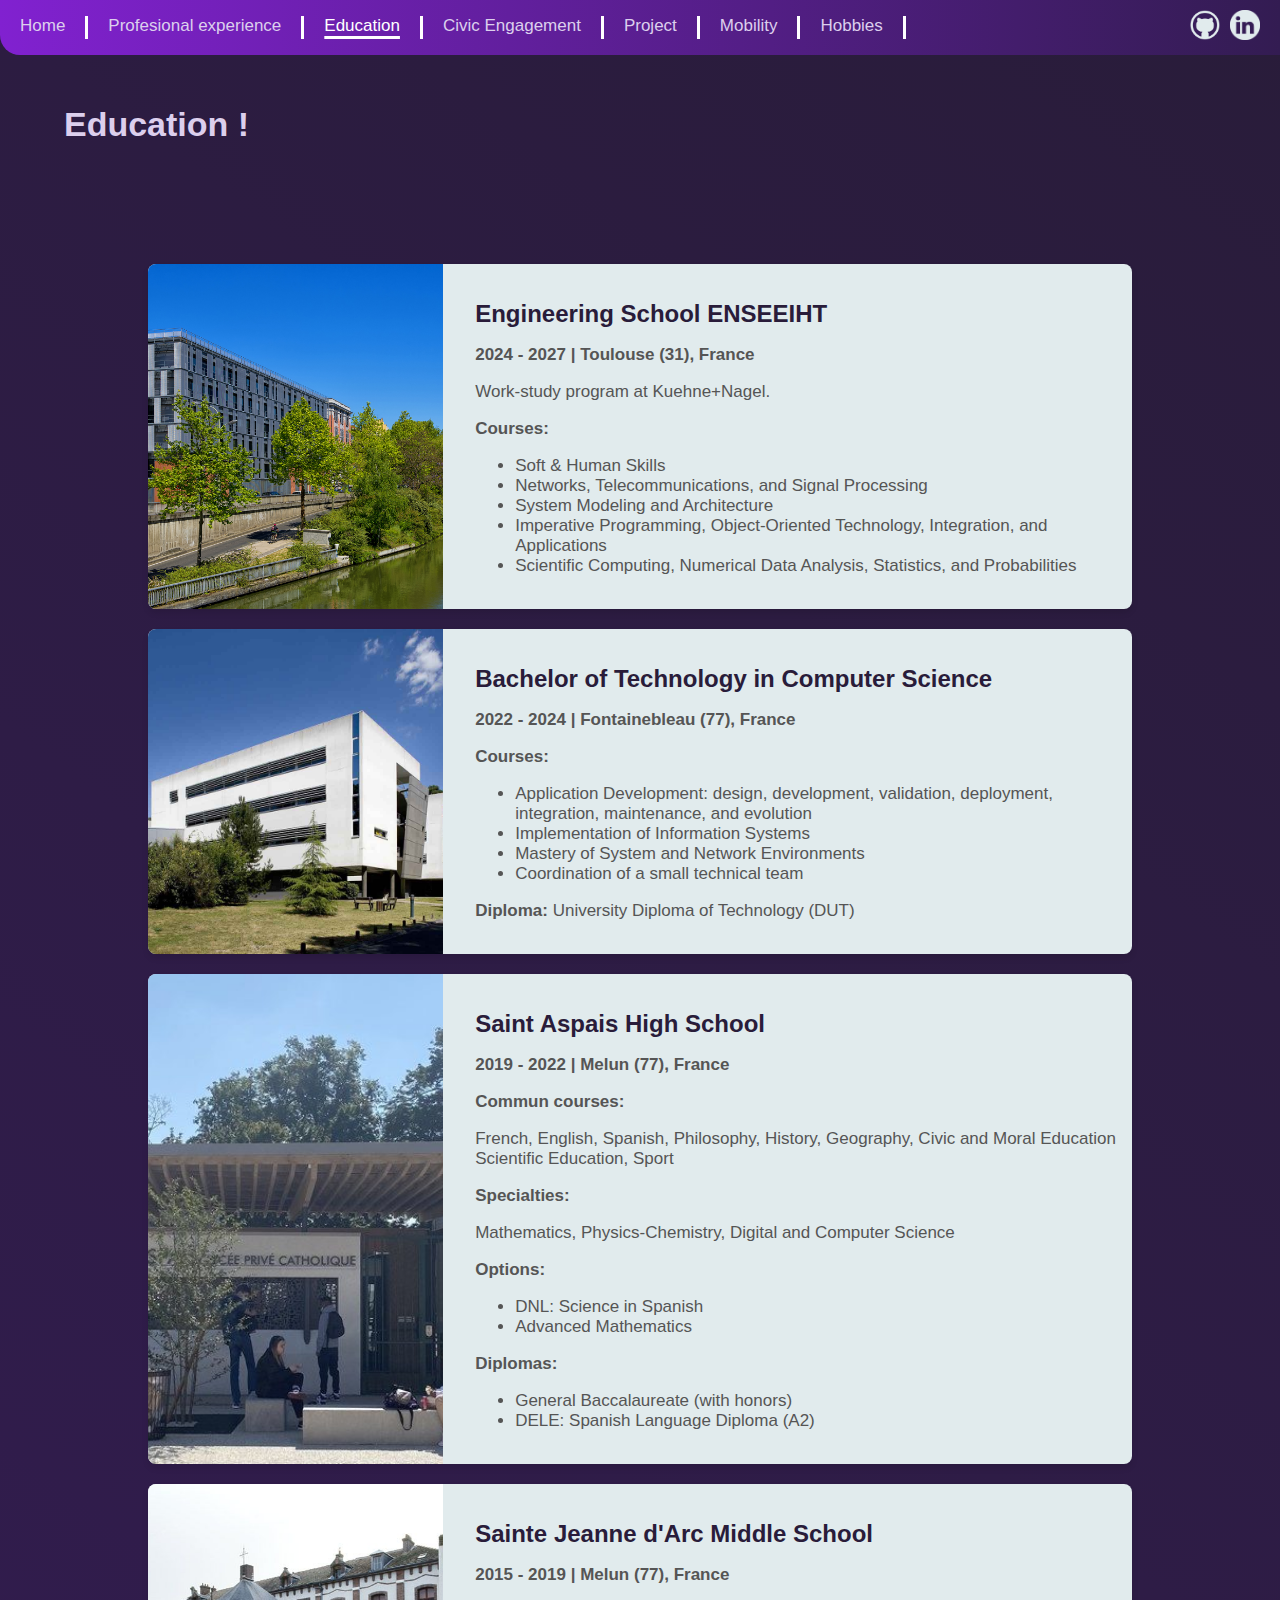
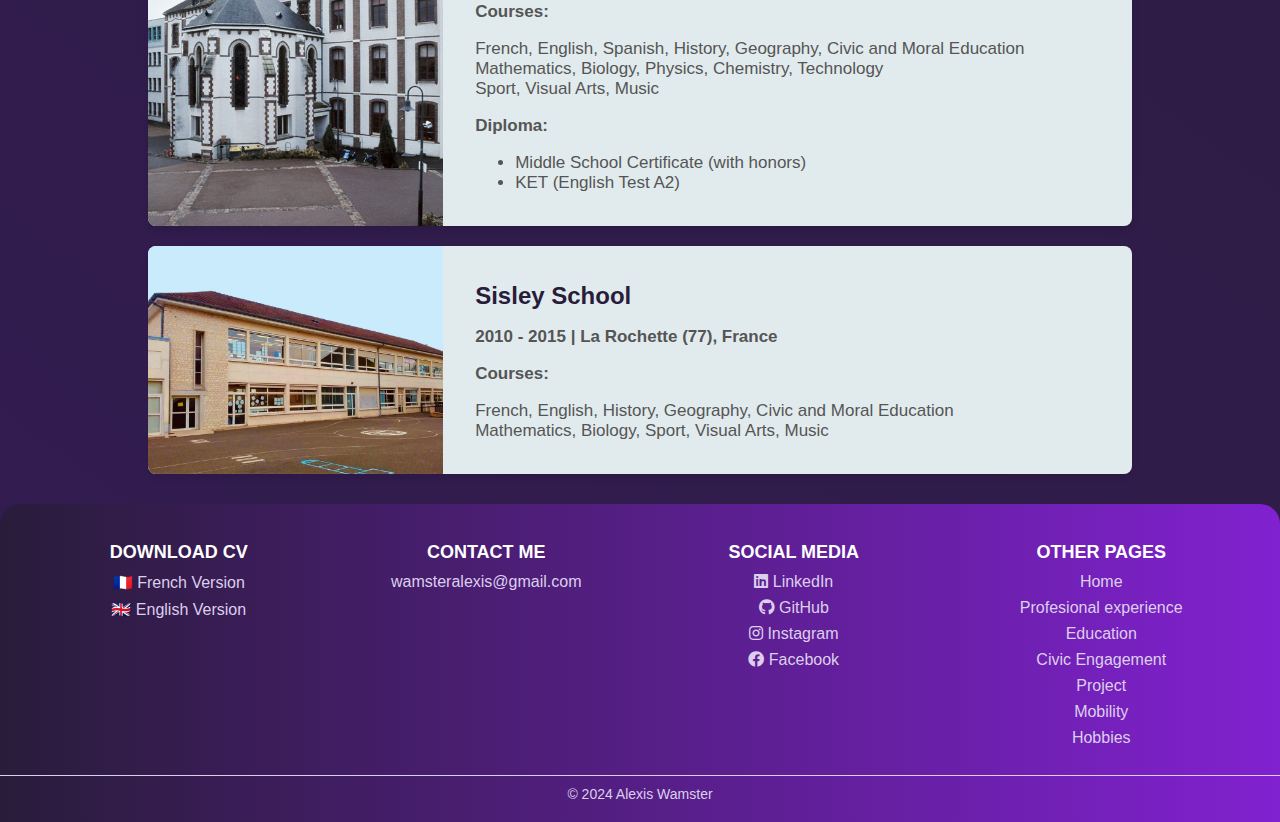
<file: html/education.html>
<!DOCTYPE html>
<html>
    <head>
        <title>Alexis Wamster</title>
        <link rel="stylesheet" href="../css/style.css">
        <link rel="stylesheet" href="../css/carte.css">
        <link rel="stylesheet" href="../css/footer.css">
        <link rel="stylesheet" href="https://cdnjs.cloudflare.com/ajax/libs/font-awesome/5.15.4/css/all.min.css">
    </head>
    <body>
        <nav class="a-navBarre">
            <nav class="a-flex">
                <a class="a-navLien" href="index.html">Home</a>
                <a class="a-navLien" href="experience.html">Profesional experience</a>
                <a class="a-navLien a-navLien-selection" href="education.html">Education</a>
                <a class="a-navLien" href="engagement.html">Civic Engagement</a>
                <a class="a-navLien" href="project.html">Project</a>
                <a class="a-navLien" href="mobility.html">Mobility</a>
                <a class="a-navLien" href="hobbies.html">Hobbies</a>
            </nav>
            <nav class="a-marginRight a-flex">
                <div><a href="https://github.com/Alexis-Wamster" target="blank">
                  <img class="a-logo" src="../src/logo_github.png">
                </a></div>
                <div><a href="https://www.linkedin.com/in/alexis-wamster-419ab528b/" target="blank">
                  <img class="a-logo" src="../src/logo_linkedin.png">
                </a></div>
            </nav>
        </nav>
        <h1 style="margin: 50px 0px 0px 5%;">Education !</h1>

        <div class="a-mainPage">
            <div class="project-card" data-flags="Education Engineering">
                <img src="../src/N7.jpg" alt="ENSEEIHT" class="card-image">
                <div class="card-content">
                    <h2 class="card-title">Engineering School ENSEEIHT</h2>
                    <p><strong>2024 - 2027 | Toulouse (31), France</strong></p>
                    <p>Work-study program at Kuehne+Nagel.</p>
                    <p><strong>Courses:</strong></p>
                    <ul>
                        <li>Soft & Human Skills</li>
                        <li>Networks, Telecommunications, and Signal Processing</li>
                        <li>System Modeling and Architecture</li>
                        <li>Imperative Programming, Object-Oriented Technology, Integration, and Applications</li>
                        <li>Scientific Computing, Numerical Data Analysis, Statistics, and Probabilities</li>
                    </ul>
                </div>
            </div>
            
            <div class="project-card">
                <img src="../src/iut.jpg" alt="BUT Informatique" class="card-image">
                <div class="card-content">
                    <h2 class="card-title">Bachelor of Technology in Computer Science</h2>
                    <p><strong>2022 - 2024 | Fontainebleau (77), France</strong></p>
                    <p><strong>Courses:</strong></p>
                    <ul>
                        <li>Application Development: design, development, validation, deployment, integration, maintenance, and evolution</li>
                        <li>Implementation of Information Systems</li>
                        <li>Mastery of System and Network Environments</li>
                        <li>Coordination of a small technical team</li>
                    </ul>
                    <p><strong>Diploma:</strong> University Diploma of Technology (DUT)</p>
                </div>
            </div>
            
            <div class="project-card">
                <img src="../src/lycee.jpeg" alt="Lycée Saint Aspais" class="card-image">
                <div class="card-content">
                    <h2 class="card-title">Saint Aspais High School</h2>
                    <p><strong>2019 - 2022 | Melun (77), France</strong></p>
                    <p><strong>Commun courses:</strong></p>
                    <p>
                        French, English, Spanish, Philosophy, History, Geography, Civic and Moral Education<br>
                        Scientific Education, Sport
                    <p>
                    <p><strong>Specialties:</strong></p>
                    <p>
                        Mathematics, Physics-Chemistry, Digital and Computer Science
                    <p>
                    <p><strong>Options:</strong></p>
                    <ul>
                        <li>DNL: Science in Spanish</li>
                        <li>Advanced Mathematics</li>
                    </ul>
                    <p><strong>Diplomas:</strong></p>
                    <ul>
                        <li>General Baccalaureate (with honors)</li>
                        <li>DELE: Spanish Language Diploma (A2)</li>
                    </ul>
                </div>
            </div>
            
            <div class="project-card">
                <img src="../src/college.jpg" alt="Collège Sainte Jeanne d'Arc" class="card-image">
                <div class="card-content">
                    <h2 class="card-title">Sainte Jeanne d'Arc Middle School</h2>
                    <p><strong>2015 - 2019 | Melun (77), France</strong></p>
                    <p><strong>Courses:</strong></p>
                    <p>French, English, Spanish, History, Geography, Civic and Moral Education<br>
                    Mathematics, Biology, Physics, Chemistry, Technology<br>
                    Sport, Visual Arts, Music</p>
                    </ul>
                    <p><strong>Diploma:</strong></p>
                    <ul>
                        <li>Middle School Certificate (with honors)</li>
                        <li>KET (English Test A2)</li>
                    </ul>
                </div>
            </div>
            
            <div class="project-card">
                <img src="../src/primaire.jpg" alt="Ecole Sisley" class="card-image">
                <div class="card-content">
                    <h2 class="card-title">Sisley School</h2>
                    <p><strong>2010 - 2015 | La Rochette (77), France</strong></p>
                    <p><strong>Courses:</strong></p>
                    <p>
                        French, English, History, Geography, Civic and Moral Education<br>
                        Mathematics, Biology, Sport, Visual Arts, Music
                    </p>
                </div>
            </div>
        </div>

        <footer class="footer">
            <div class="footer-container">
                <div class="footer-section">
                    <h3>Download CV</h3>
                    <a href="../src/cv_french.pdf" download>🇫🇷 French Version</a>
                    <a href="../src/cv_english.pdf" download>🇬🇧 English Version</a>
                </div>
                <div class="footer-section">
                    <h3>Contact Me</h3>
                    <a href="mailto:wamsteralexis@gmail.com">wamsteralexis@gmail.com</a>
                </div>
                <div class="footer-section">
                  <h3>Social Media</h3>
                  <a href="https://www.linkedin.com/in/alexis-wamster-419ab528b/" target="_blank">
                      <i class="fab fa-linkedin"></i> LinkedIn
                  </a>
                  <a href="https://github.com/Alexis-Wamster" target="_blank">
                      <i class="fab fa-github"></i> GitHub
                  </a>
                  <a href="https://www.instagram.com/alex_ster77/?next=%2F" target="_blank">
                      <i class="fab fa-instagram"></i> Instagram
                  </a>
                  <a href="https://www.facebook.com/alexis.wamster.9?rdid=kDkNH3uNVVvvNntE&share_url=https%3A%2F%2Fwww.facebook.com%2Fshare%2F1LMot6WkMJ%2F#" target="_blank">
                      <i class="fab fa-facebook"></i> Facebook
                  </a>
                </div>
                <div class="footer-section">
                    <h3>Other Pages</h3>
                    <a href="index.html">Home</a>
                    <a href="experience.html">Profesional experience</a>
                    <a href="education.html">Education</a>
                    <a href="engagement.html">Civic Engagement</a>
                    <a href="project.html">Project</a>
                    <a href="mobility.html">Mobility</a>
                    <a href="hobbies.html">Hobbies</a>
                </div>
            </div>
            <div class="footer-bottom">
                <p>&copy; 2024 Alexis Wamster</p>
            </div>
        </footer>

    </body>
</html>
</file>
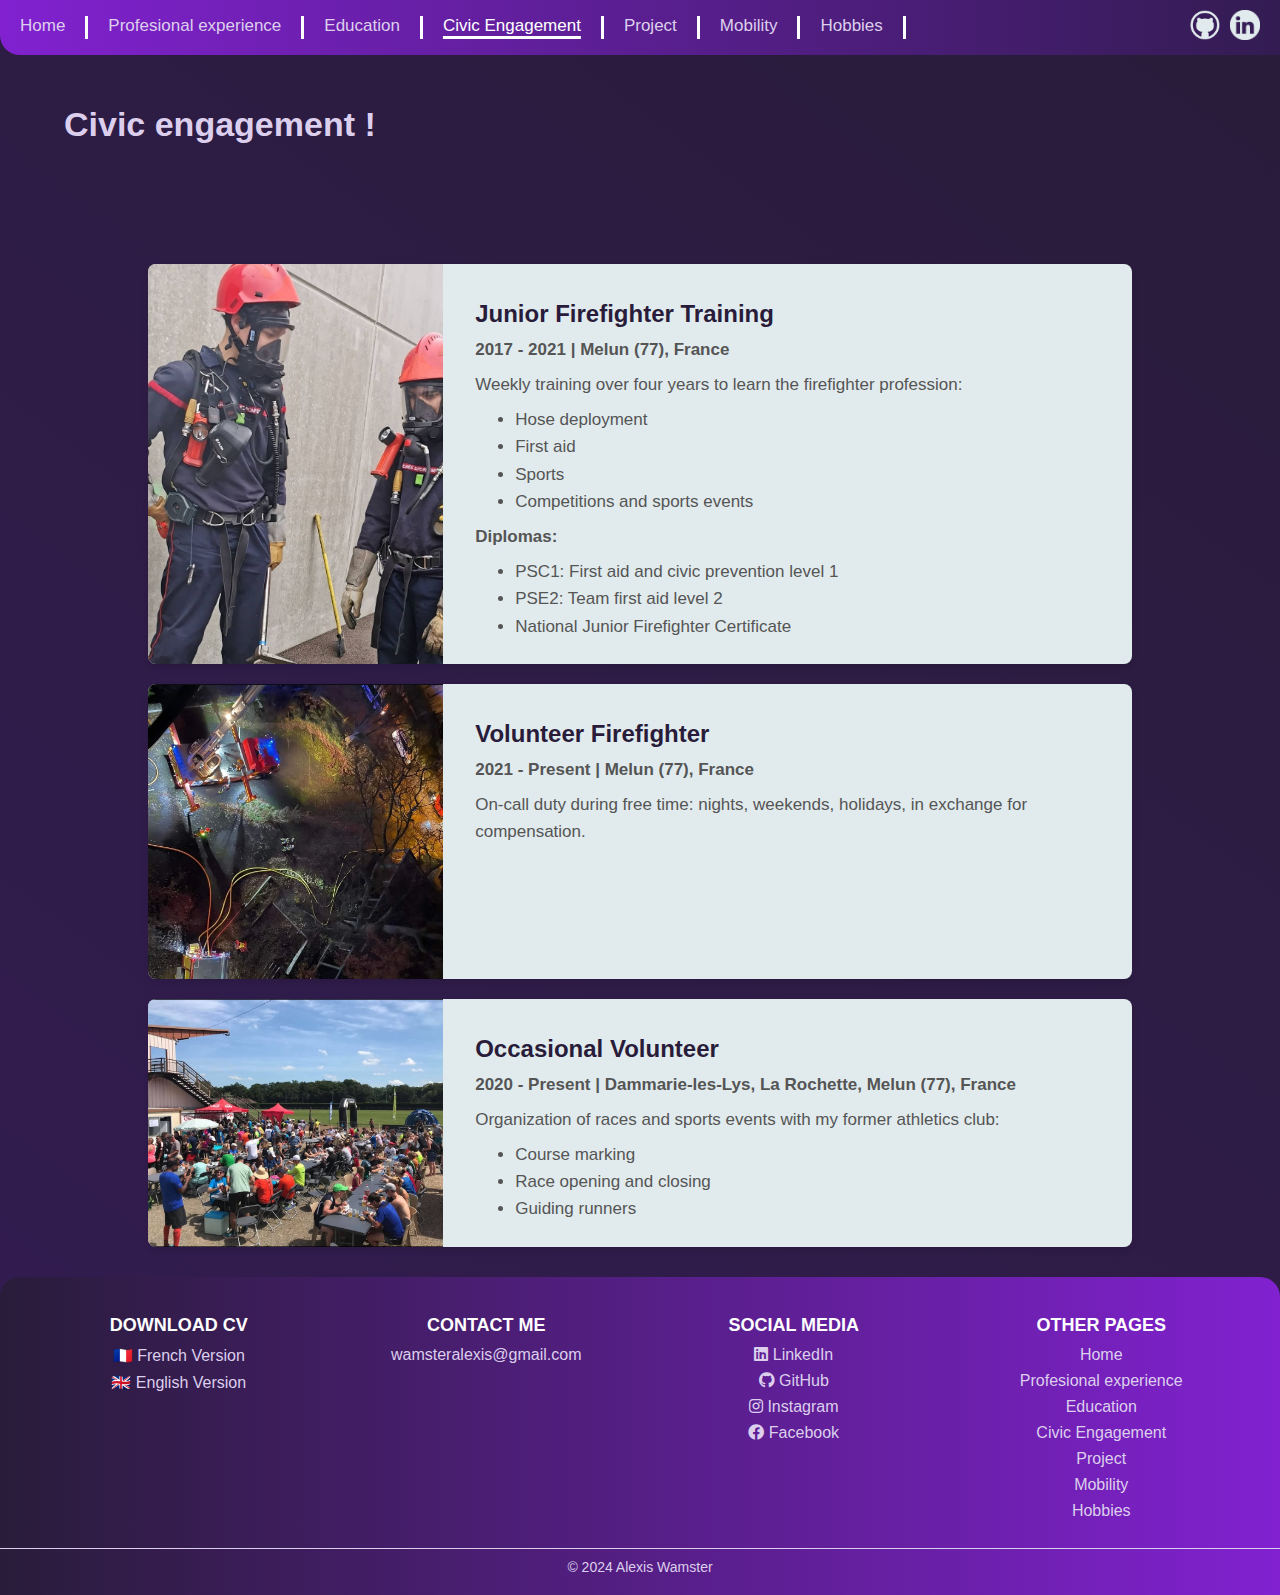
<file: html/engagement.html>
<!DOCTYPE html>
<html>
    <head>
        <title>Alexis Wamster</title>
        <link rel="stylesheet" href="../css/style.css">
        <link rel="stylesheet" href="../css/carte.css">
        <link rel="stylesheet" href="../css/footer.css">
        <link rel="stylesheet" href="https://cdnjs.cloudflare.com/ajax/libs/font-awesome/5.15.4/css/all.min.css">
    </head>
    <body>
        <nav class="a-navBarre">
            <nav class="a-flex">
                <a class="a-navLien" href="index.html">Home</a>
                <a class="a-navLien" href="experience.html">Profesional experience</a>
                <a class="a-navLien" href="education.html">Education</a>
                <a class="a-navLien a-navLien-selection" href="engagement.html">Civic Engagement</a>
                <a class="a-navLien" href="project.html">Project</a>
                <a class="a-navLien" href="mobility.html">Mobility</a>
                <a class="a-navLien" href="hobbies.html">Hobbies</a>
            </nav>
            <nav class="a-marginRight a-flex">
                <div><a href="https://github.com/Alexis-Wamster" target="blank">
                  <img class="a-logo" src="../src/logo_github.png">
                </a></div>
                <div><a href="https://www.linkedin.com/in/alexis-wamster-419ab528b/" target="blank">
                  <img class="a-logo" src="../src/logo_linkedin.png">
                </a></div>
            </nav>
        </nav>
        <h1 style="margin: 50px 0px 0px 5%;">Civic engagement !</h1>

        <div class="a-mainPage">
            <div class="project-card" data-flags="Personal Volunteer">
                <img src="../src/jsp.jpg" alt="Firefighter Training" class="card-image">
                <div class="card-content">
                    <h2 class="card-title">Junior Firefighter Training</h2>
                    <p class="card-description"><strong>2017 - 2021 | Melun (77), France</strong></p>
                    <p class="card-description">Weekly training over four years to learn the firefighter profession:</p>
                    <ul class="card-description">
                        <li>Hose deployment</li>
                        <li>First aid</li>
                        <li>Sports</li>
                        <li>Competitions and sports events</li>
                    </ul>
                    <p class="card-description"><strong>Diplomas:</strong></p>
                    <ul class="card-description">
                        <li>PSC1: First aid and civic prevention level 1</li>
                        <li>PSE2: Team first aid level 2</li>
                        <li>National Junior Firefighter Certificate</li>
                    </ul>
                </div>
            </div>
            
            <div class="project-card" data-flags="Personal Volunteer">
                <img src="../src/sp.jpg" alt="firefighter intervention" class="card-image">
                <div class="card-content">
                    <h2 class="card-title">Volunteer Firefighter</h2>
                    <p class="card-description"><strong>2021 - Present | Melun (77), France</strong></p>
                    <p class="card-description">On-call duty during free time: nights, weekends, holidays, in exchange for compensation.</p>
                </div>
            </div>
            
            <div class="project-card" data-flags="Personal Volunteer">
                <img src="../src/benevole.jpg" alt="Athletics event" class="card-image">
                <div class="card-content">
                    <h2 class="card-title">Occasional Volunteer</h2>
                    <p class="card-description"><strong>2020 - Present | Dammarie-les-Lys, La Rochette, Melun (77), France</strong></p>
                    <p class="card-description">Organization of races and sports events with my former athletics club:</p>
                    <ul class="card-description">
                        <li>Course marking</li>
                        <li>Race opening and closing</li>
                        <li>Guiding runners</li>
                    </ul>
                </div>
            </div>
        </div>

        <footer class="footer">
            <div class="footer-container">
                <div class="footer-section">
                    <h3>Download CV</h3>
                    <a href="../src/cv_french.pdf" download>🇫🇷 French Version</a>
                    <a href="../src/cv_english.pdf" download>🇬🇧 English Version</a>
                </div>
                <div class="footer-section">
                    <h3>Contact Me</h3>
                    <a href="mailto:wamsteralexis@gmail.com">wamsteralexis@gmail.com</a>
                </div>
                <div class="footer-section">
                  <h3>Social Media</h3>
                  <a href="https://www.linkedin.com/in/alexis-wamster-419ab528b/" target="_blank">
                      <i class="fab fa-linkedin"></i> LinkedIn
                  </a>
                  <a href="https://github.com/Alexis-Wamster" target="_blank">
                      <i class="fab fa-github"></i> GitHub
                  </a>
                  <a href="https://www.instagram.com/alex_ster77/?next=%2F" target="_blank">
                      <i class="fab fa-instagram"></i> Instagram
                  </a>
                  <a href="https://www.facebook.com/alexis.wamster.9?rdid=kDkNH3uNVVvvNntE&share_url=https%3A%2F%2Fwww.facebook.com%2Fshare%2F1LMot6WkMJ%2F#" target="_blank">
                      <i class="fab fa-facebook"></i> Facebook
                  </a>
                </div>
                <div class="footer-section">
                    <h3>Other Pages</h3>
                    <a href="index.html">Home</a>
                    <a href="experience.html">Profesional experience</a>
                    <a href="education.html">Education</a>
                    <a href="engagement.html">Civic Engagement</a>
                    <a href="project.html">Project</a>
                    <a href="mobility.html">Mobility</a>
                    <a href="hobbies.html">Hobbies</a>
                </div>
            </div>
            <div class="footer-bottom">
                <p>&copy; 2024 Alexis Wamster</p>
            </div>
        </footer>

    </body>
</html>
</file>
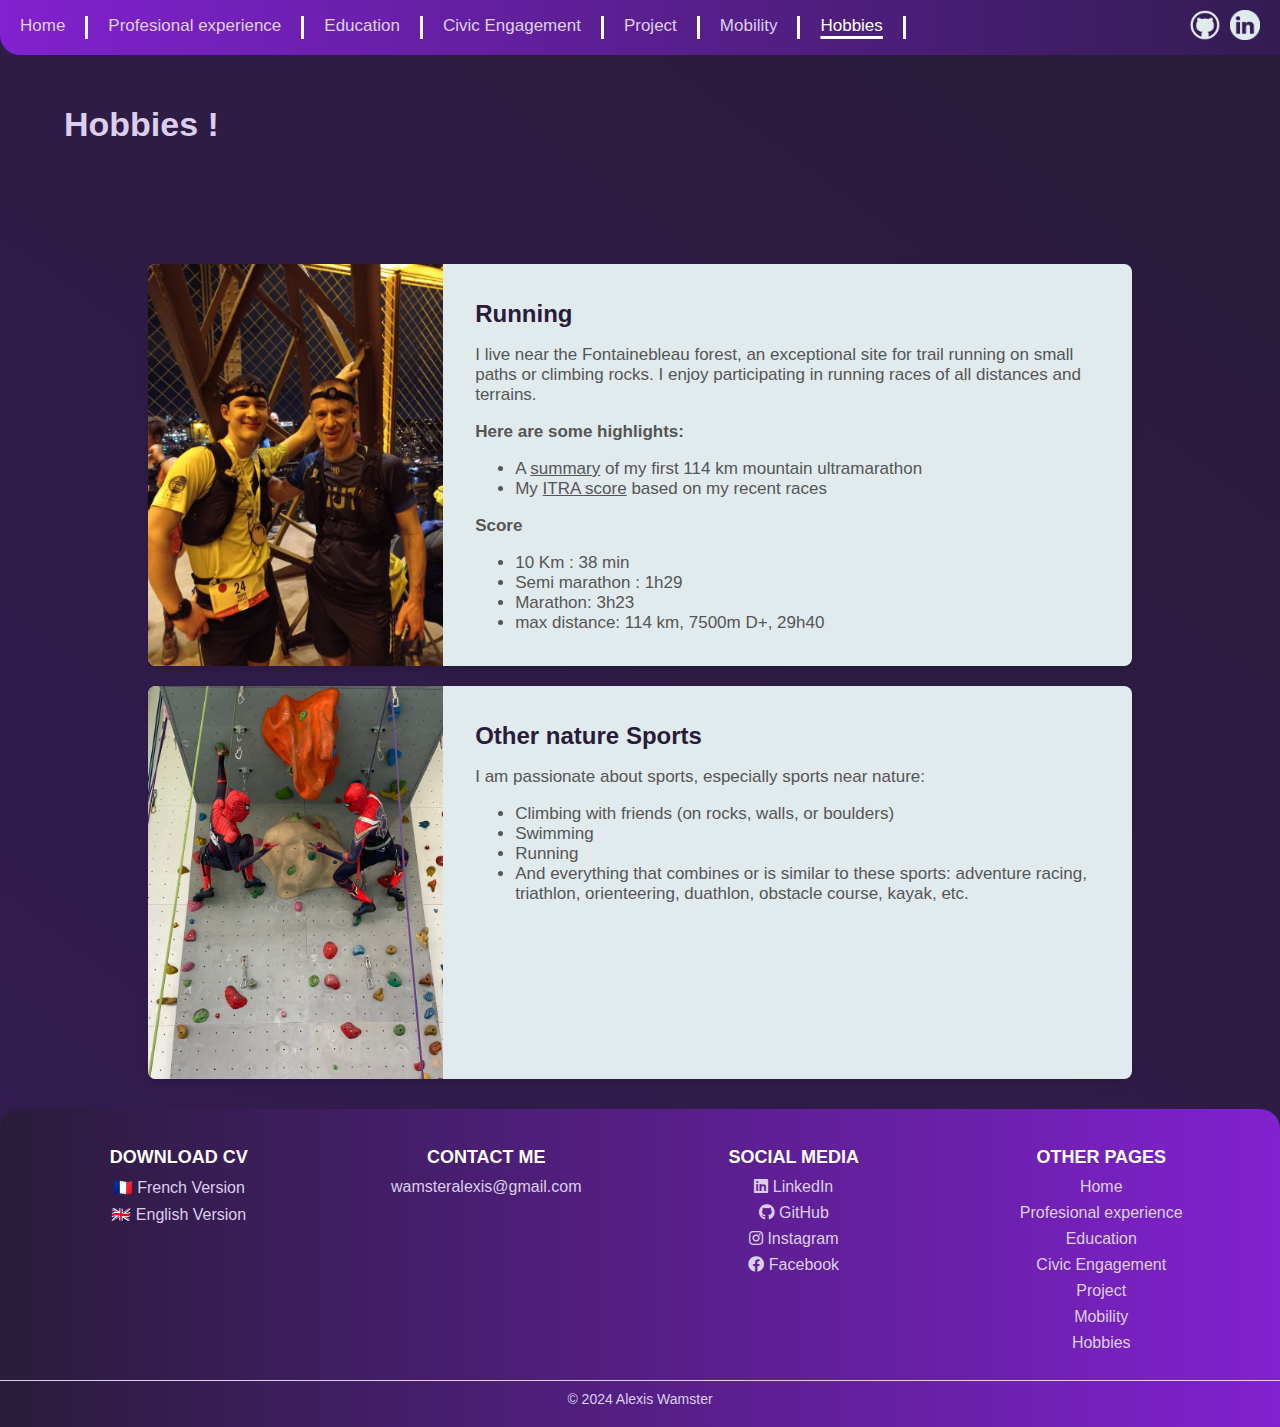
<file: html/hobbies.html>
<!DOCTYPE html>
<html>
    <head>
        <title>Alexis Wamster</title>
        <link rel="stylesheet" href="../css/style.css">
        <link rel="stylesheet" href="../css/carte.css">
        <link rel="stylesheet" href="../css/footer.css">
        <link rel="stylesheet" href="https://cdnjs.cloudflare.com/ajax/libs/font-awesome/5.15.4/css/all.min.css">
    </head>
    <body>
        <nav class="a-navBarre">
            <nav class="a-flex">
                <a class="a-navLien" href="index.html">Home</a>
                <a class="a-navLien" href="experience.html">Profesional experience</a>
                <a class="a-navLien" href="education.html">Education</a>
                <a class="a-navLien" href="engagement.html">Civic Engagement</a>
                <a class="a-navLien" href="project.html">Project</a>
                <a class="a-navLien" href="mobility.html">Mobility</a>
                <a class="a-navLien a-navLien-selection" href="hobbies.html">Hobbies</a>
            </nav>
            <nav class="a-marginRight a-flex">
                <div><a href="https://github.com/Alexis-Wamster" target="blank">
                  <img class="a-logo" src="../src/logo_github.png">
                </a></div>
                <div><a href="https://www.linkedin.com/in/alexis-wamster-419ab528b/" target="blank">
                  <img class="a-logo" src="../src/logo_linkedin.png">
                </a></div>
            </nav>
        </nav>
        <h1 style="margin: 50px 0px 0px 5%;">Hobbies !</h1>

        <div class="a-mainPage">

            <div class="project-card">
                <img src="../src/ecotrail.jpg" alt="Sports" class="card-image">
                <div class="card-content">
                    <h2 class="card-title">Running</h2>
                    <p>I live near the Fontainebleau forest, an exceptional site for trail running on small paths or climbing rocks. I enjoy participating in running races of all distances and terrains.</p>
                    <p><strong>Here are some highlights:</strong></p>
                    <ul>
                        <li>A <a href="https://www.ultratour-beaufortain.fr/actus/2024/08/alexis-vainqueur-du-challenge-nolio/">
                            summary</a> of my first 114 km mountain ultramarathon</li>
                        <li>My <a href="https://itra.run/api/RunnerSpace/GetRunnerSpace?runnerString=YAm%2BlBN2bItMPp2QB%2BWdFg%3D%3D">
                            ITRA score</a> based on my recent races</li>
                    </ul>

                    <p><strong>Score</strong></p>
                    <ul>
                        <li>10 Km : 38 min</li>
                        <li>Semi marathon : 1h29</li>
                        <li>Marathon: 3h23</li>
                        <li>max distance: 114 km, 7500m D+, 29h40</li>
                    </ul>
                </div>
            </div>

            <div class="project-card">
                <img src="../src/escalade.jpg" alt="Sports" class="card-image">
                <div class="card-content">
                    <h2 class="card-title">Other nature Sports</h2>
                    <p>I am passionate about sports, especially sports near nature:</p>
                    <ul>
                        <li>Climbing with friends (on rocks, walls, or boulders)</li>
                        <li>Swimming</li>
                        <li>Running</li>
                        <li>And everything that combines or is similar to these sports: adventure racing, triathlon, orienteering, duathlon, obstacle course, kayak, etc.</li>
                    </ul>
                </div>
            </div>

        </div>

        <footer class="footer">
            <div class="footer-container">
                <div class="footer-section">
                    <h3>Download CV</h3>
                    <a href="../src/cv_french.pdf" download>🇫🇷 French Version</a>
                    <a href="../src/cv_english.pdf" download>🇬🇧 English Version</a>
                </div>
                <div class="footer-section">
                    <h3>Contact Me</h3>
                    <a href="mailto:wamsteralexis@gmail.com">wamsteralexis@gmail.com</a>
                </div>
                <div class="footer-section">
                  <h3>Social Media</h3>
                  <a href="https://www.linkedin.com/in/alexis-wamster-419ab528b/" target="_blank">
                      <i class="fab fa-linkedin"></i> LinkedIn
                  </a>
                  <a href="https://github.com/Alexis-Wamster" target="_blank">
                      <i class="fab fa-github"></i> GitHub
                  </a>
                  <a href="https://www.instagram.com/alex_ster77/?next=%2F" target="_blank">
                      <i class="fab fa-instagram"></i> Instagram
                  </a>
                  <a href="https://www.facebook.com/alexis.wamster.9?rdid=kDkNH3uNVVvvNntE&share_url=https%3A%2F%2Fwww.facebook.com%2Fshare%2F1LMot6WkMJ%2F#" target="_blank">
                      <i class="fab fa-facebook"></i> Facebook
                  </a>
                </div>
                <div class="footer-section">
                    <h3>Other Pages</h3>
                    <a href="index.html">Home</a>
                    <a href="experience.html">Profesional experience</a>
                    <a href="education.html">Education</a>
                    <a href="engagement.html">Civic Engagement</a>
                    <a href="project.html">Project</a>
                    <a href="mobility.html">Mobility</a>
                    <a href="hobbies.html">Hobbies</a>
                </div>
            </div>
            <div class="footer-bottom">
                <p>&copy; 2024 Alexis Wamster</p>
            </div>
        </footer>

    </body>
</html>
</file>
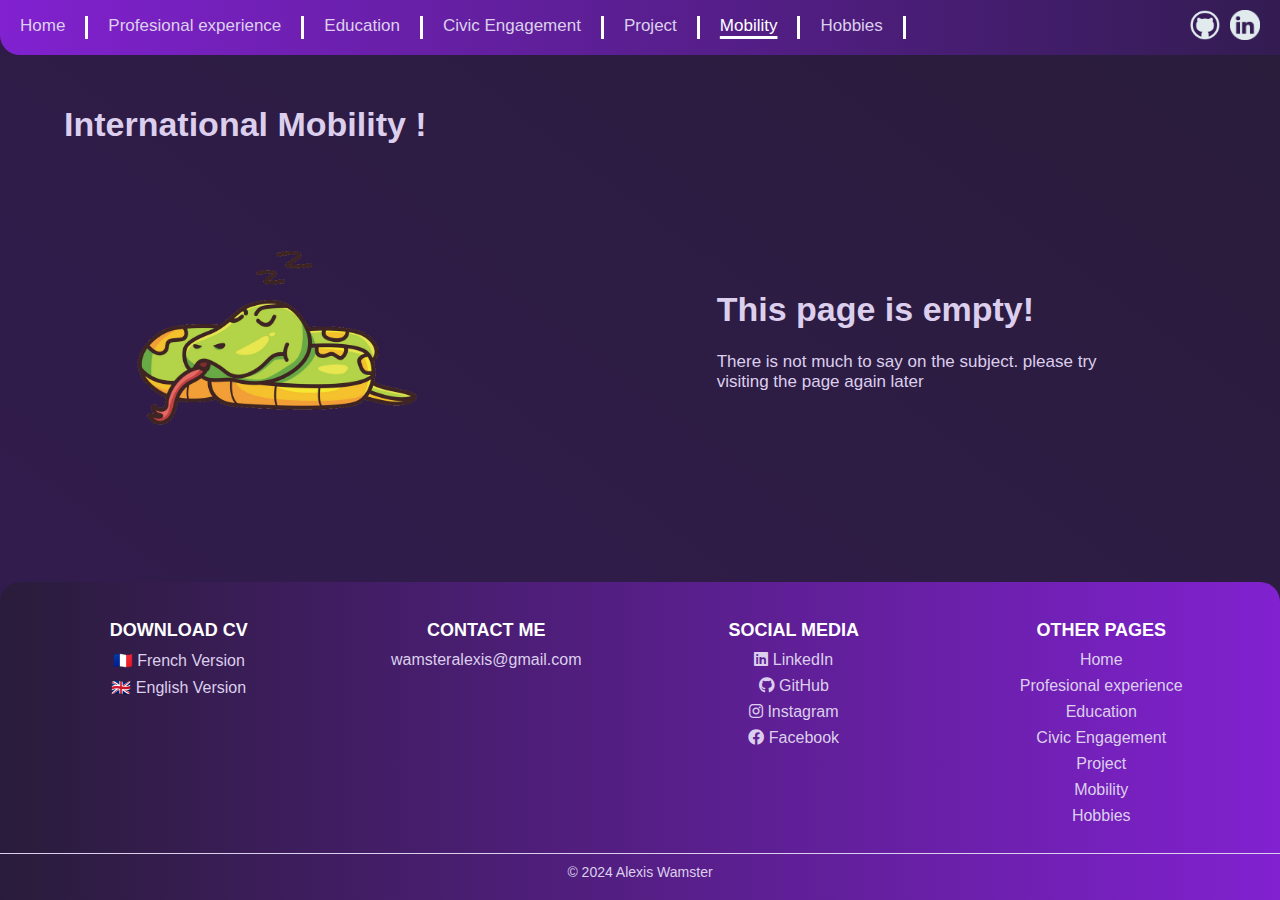
<file: html/mobility.html>
<!DOCTYPE html>
<html>
    <head>
        <title>Alexis Wamster</title>
        <link rel="stylesheet" href="../css/style.css">
        <link rel="stylesheet" href="../css/footer.css">
        <link rel="stylesheet" href="https://cdnjs.cloudflare.com/ajax/libs/font-awesome/5.15.4/css/all.min.css">
    </head>
    <body>
        <nav class="a-navBarre">
            <nav class="a-flex">
                <a class="a-navLien" href="index.html">Home</a>
                <a class="a-navLien" href="experience.html">Profesional experience</a>
                <a class="a-navLien" href="education.html">Education</a>
                <a class="a-navLien" href="engagement.html">Civic Engagement</a>
                <a class="a-navLien" href="project.html">Project</a>
                <a class="a-navLien a-navLien-selection" href="mobility.html">Mobility</a>
                <a class="a-navLien" href="hobbies.html">Hobbies</a>
            </nav>
            <nav class="a-marginRight a-flex">
                <div><a href="https://github.com/Alexis-Wamster" target="blank">
                  <img class="a-logo" src="../src/logo_github.png">
                </a></div>
                <div><a href="https://www.linkedin.com/in/alexis-wamster-419ab528b/" target="blank">
                  <img class="a-logo" src="../src/logo_linkedin.png">
                </a></div>
            </nav>
        </nav>
        <h1 style="margin: 50px 0px 0px 5%;">International Mobility !</h1>

        <div class="a-mainPage">
            <div class="a-flex">
                <div >
                    <a href="https://alexis-wamster.github.io/Snake_js/accueil.html" target="blank"><img width="50%" src="../src/serpent.png"></a>
                </div>
                <div >
                    <h1>This page is empty!</h1>
                    <p> There is not much to say on the subject. please try visiting the page again later</p>
                </div>
            </div>
        </div>

        <footer class="footer">
            <div class="footer-container">
                <div class="footer-section">
                    <h3>Download CV</h3>
                    <a href="../src/cv_french.pdf" download>🇫🇷 French Version</a>
                    <a href="../src/cv_english.pdf" download>🇬🇧 English Version</a>
                </div>
                <div class="footer-section">
                    <h3>Contact Me</h3>
                    <a href="mailto:wamsteralexis@gmail.com">wamsteralexis@gmail.com</a>
                </div>
                <div class="footer-section">
                  <h3>Social Media</h3>
                  <a href="https://www.linkedin.com/in/alexis-wamster-419ab528b/" target="_blank">
                      <i class="fab fa-linkedin"></i> LinkedIn
                  </a>
                  <a href="https://github.com/Alexis-Wamster" target="_blank">
                      <i class="fab fa-github"></i> GitHub
                  </a>
                  <a href="https://www.instagram.com/alex_ster77/?next=%2F" target="_blank">
                      <i class="fab fa-instagram"></i> Instagram
                  </a>
                  <a href="https://www.facebook.com/alexis.wamster.9?rdid=kDkNH3uNVVvvNntE&share_url=https%3A%2F%2Fwww.facebook.com%2Fshare%2F1LMot6WkMJ%2F#" target="_blank">
                      <i class="fab fa-facebook"></i> Facebook
                  </a>
                </div>
                <div class="footer-section">
                    <h3>Other Pages</h3>
                    <a href="index.html">Home</a>
                    <a href="experience.html">Profesional experience</a>
                    <a href="education.html">Education</a>
                    <a href="engagement.html">Civic Engagement</a>
                    <a href="project.html">Project</a>
                    <a href="mobility.html">Mobility</a>
                    <a href="hobbies.html">Hobbies</a>
                </div>
            </div>
            <div class="footer-bottom">
                <p>&copy; 2024 Alexis Wamster</p>
            </div>
        </footer>

    </body>
</html>
</file>
<file: css/style.css>
:root{
	--foncee1: #291c3a;
    --foncee2: #331c52;
    --violet: #8121d0;
    --violet_claire: #dccfed;
    --claire: #e1ebed;
    --blanc: #ffffff;
}

body{
	margin: 0px;
	min-height: 100vh;
	display: flex;
    flex-direction: column;
	flex: 1;
}

.a-navLien{
	text-decoration: none;
}

a{
	color: inherit;
}

body{
	background: linear-gradient(217deg, var(--foncee1), var(--foncee2));
	color: var(--violet_claire);
	font-family: 'Poppins', sans-serif;
	font-size: 17px;
}

.a-navBarre{
	background: linear-gradient(90deg, var(--violet), var(--foncee2));
	border-radius: 0px 0px 0px 20px;
	padding: 10px 0px;
	display: flex;
	justify-content: space-between;
	align-items: center;

}

.a-flex{
	display: flex;
	justify-content: flex-start;
	align-items: center;
}

.a-navLien{
	padding: 0px 20px;
	border-right: 3px solid white;
	height: 100%;
}

.a-navLien::after{
	content: "";
	display: block;
	height: 3px;
	background: #ffffff;
	transition: transform 0.2s ease-in-out;
	transform: scale(0);
}

.a-navLien:hover::after{
    transform: scale(1);
}

.a-navLien-selection {
    text-decoration: underline; /* Applique un soulignement */
    text-decoration-color: #ffffff; /* Définir la couleur du soulignement */
    text-decoration-thickness: 3px; /* Modifier l'épaisseur du soulignement */
    text-underline-offset: 5px;
	color: #ffffff;
}

.a-mainPage{
	margin: 100px 10% 10px 10%;
}

.a-card-up{
	border-radius: 20px 20px 0px 0px;
	background: var(--claire);
	padding: 20px;
	color: #000000;
	margin-bottom: 5px;
	box-shadow: 10px 5px 5px #000000;
}

.a-card{
	background: var(--claire);
	padding: 20px;
	color: #000000;
	margin-bottom: 5px;
	box-shadow: 10px 5px 5px #000000;
}

.a-logo{
	height: 30px;
	margin-left: 10px;
}

.a-marginRight{
	margin-right: 20px;
}

.image1{
	/*width: 40%;*/
	margin: 0px 60px;
}

.texte1{
	width: 40%;
}

/* GPT */

.carousel-container {
	position: relative;
	overflow: hidden;
	background: var(--claire);
	color: #000000;
	margin-bottom: 5px;
	box-shadow: 10px 5px 5px #000000;
  }
  .carousel-wrapper {
	display: flex;
  }

.transition{
	transition: transform 0.5s ease;
}

  .carousel-item {
	min-width: 100%;
	position: relative;
  }
  .carousel-item img {
	width: 100%;
	height: auto;
  }
  .carousel-item .text {
	position: absolute;
	bottom: 20px;
	left: 20px;
	background-color: rgba(0, 0, 0, 0.5);
	color: white;
	padding: 10px;
	border-radius: 5px;
  }
  .button {
	position: absolute;
	top: 50%;
	transform: translateY(-50%);
	background-color: rgba(0, 0, 0, 0.5);
	color: white;
	border: none;
	padding: 15px;
	cursor: pointer;
  }
  .button-left {
	left: 10px;
  }
  .button-right {
	right: 10px;
  }
  .button:hover {
	background-color: rgba(0, 0, 0, 0.8);
  }

.carousel-indicators {
    position: absolute;
    bottom: 10px;
    left: 50%;
    transform: translateX(-50%);
    display: flex;
    gap: 10px; /* Espace entre les cercles */
}


.indicator {
    width: 12px;
    height: 12px;
    border-radius: 50%;
    border: 2px solid #ffffff;
    cursor: pointer;
    transition: background-color 0.3s ease;
}

.indicator.active {
    background-color: #ffffff;
}
</file>
<file: css/carte.css>
.project-card {
    display: flex;
    background-color: var(--claire);
    /*border: 1px solid #ddd;*/
    border-radius: 8px;
    overflow: hidden;
    margin: 20px;
    box-shadow: 0 4px 6px rgba(0, 0, 0, 0.1);
    color: #555;
}

.card-image,
.project-image {
    width: 30%;
    object-fit: cover;
    margin-right: 16px;
}

.card-content,
.project-content {
    padding: 16px;
    flex: 1;
}

.card-title,
.project-title {
    font-size: 1.5rem;
    color: var(--foncee1);
    margin-bottom: 8px;
}

.card-flags,
.project-flags {
    display: flex;
    flex-wrap: wrap;
    gap: 8px;
    margin-bottom: 12px;
}

.static-flag {
    background-color: var(--foncee2);
    color: white;
    padding: 4px 8px;
    font-size: 0.875rem;
    border-radius: 4px;
}

.card-description,
.project-description, 
.project-concepts, 
.project-features {
    margin: 8px 0;
    line-height: 1.6;
}

.project-content h3 {
    font-size: 1.25rem;
    margin-top: 12px;
    color: var(--foncee2);
}

/*////////////////////////////////////---Flag---/////////////////////////////////////////////*/

.flag-container {
    display: flex;
    gap: 10px;
    padding: 10px;
    background-color: var(--claire);
    border-radius: 10px;
    border-bottom: 1px solid #ddd;
}

.flag-container div{
    color:black;
    padding: 8px 16px;
}

.flag {
    padding: 8px 16px;
    border: 1px solid black;
    color:black;
    border-radius: 4px;
    cursor: pointer;
    background-color: #fff;
    user-select: none;
}

.flag.selected {
    background-color: var(--foncee2);
    color: white;
    border-color: var(--foncee1);
}

.hidden {
    display: none;
}

/*////////////////////////////////////---Button---/////////////////////////////////////////////*/

.card-buttons {
    margin-top: 16px;
    display: flex;
    gap: 12px; /* Espacement entre les boutons */
}

.card-button {
    display: inline-block;
    padding: 10px 16px;
    font-size: 14px;
    font-weight: bold;
    color: #fff;
    text-decoration: none;
    background-color: var(--violet); /* Couleur bleu */
    border-radius: 4px;
    transition: background-color 0.3s ease;
    text-align: center;
}

.card-button:hover {
    background-color: color-mix(in srgb, var(--violet) 80%, white 20%); /* Bleu plus foncé au survol */
}
</file>
<file: css/footer.css>
.footer {
    margin-top: auto;
    background: linear-gradient(90deg, var(--foncee1), var(--violet));
	border-radius: 20px 20px 0px 0px;
    color: #fff;
    padding: 20px 0;
    text-align: center;
}

.footer-container {
    display: flex;
    flex-wrap: wrap;
    justify-content: center;
    gap: 30px;
    max-width: 1200px;
    margin: 0 auto;
}

.footer-section {
    flex: 1 1 200px;
    min-width: 200px;
}

.footer-section h3 {
    font-size: 18px;
    margin-bottom: 10px;
    text-transform: uppercase;
}

.footer-section a {
    display: block;
    color: var(--violet_claire);
    text-decoration: none;
    margin-bottom: 8px;
    font-size: 16px;
}

.footer-section a:hover {
    text-decoration: underline;
}

.footer-bottom {
    margin-top: 20px;
    font-size: 14px;
    border-top: 1px solid var(--violet_claire);
    padding-top: 10px;
}

.footer-bottom p {
    margin: 0;
    color: var(--violet_claire);
}
</file>
